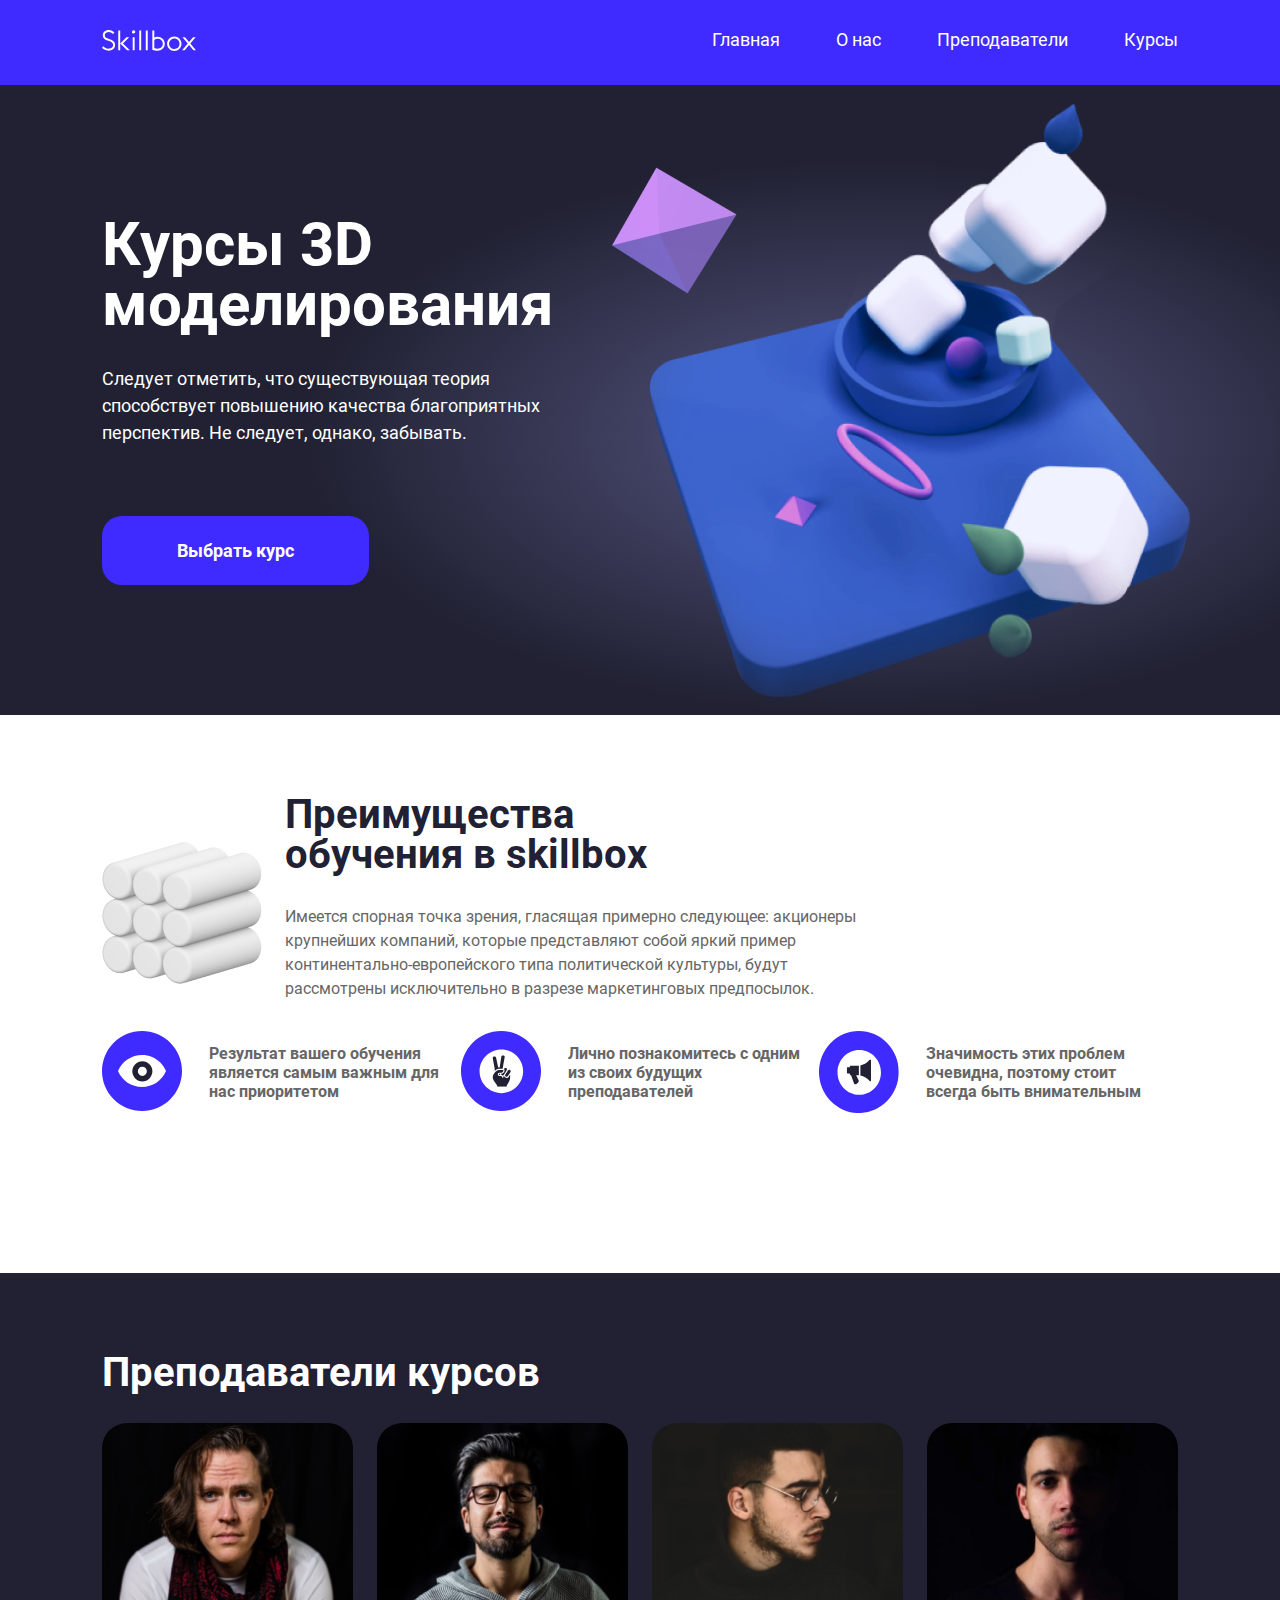
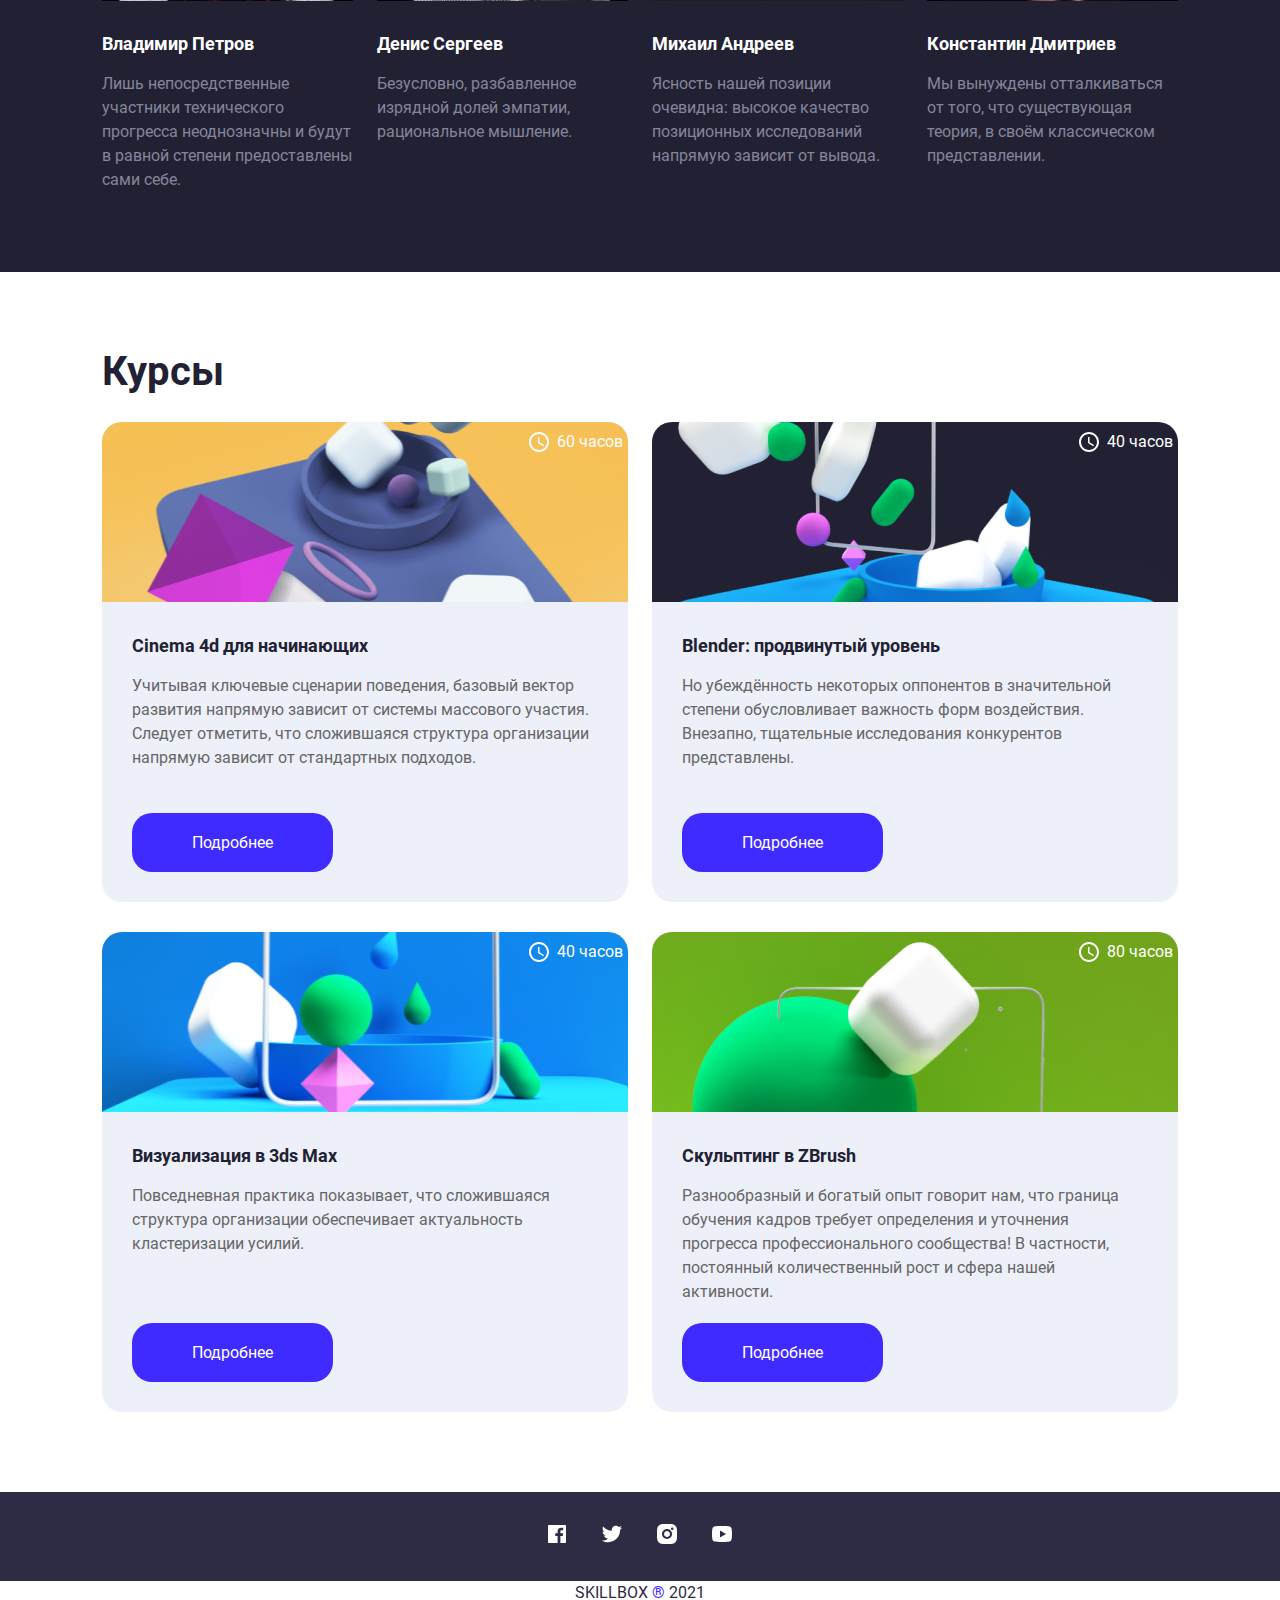
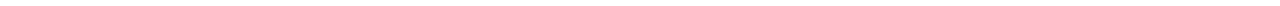
<file: git/Bootstrap - test/index.html>
<!DOCTYPE html>
<html lang="ru">
<head>
  <meta charset="UTF-8">
  <meta name="viewport" content="width=device-width, initial-scale=1.0">
  <title>Skillbox</title>
  <link rel="stylesheet" href="style/normalize.css">
  <link rel="stylesheet" href="style/bootstrap-grid.min.css">
  <link rel="stylesheet" href="style/style.css">
  <link rel="shortcut icon" href="img/favicon.svg" type="image/x-icon">
</head>
<body>
  <header class="header">
      <div class="container container-sm container-fluid header__container flex">
          <a class="header__logo" href="https://skillbox.ru/course/3d/" >
              <img src="img/logo.svg" alt="Skillbox">
          </a>
          <nav class="header__nav">
              <ul class="list--reset flex">
                  <li class="header__item">
                      <a class="header__link" href="#hero">
                        Главная
                      </a>
                  </li>
                  <li class="header__item">
                      <a class="header__link" href="#about">
                        О нас
                      </a>
                  </li>
                  <li class="header__item">
                      <a class="header__link" href="#teachers">
                        Преподаватели
                      </a>
                  </li>
                  <li class="header__item">
                      <a class="header__link" href="#courses">
                        Курсы
                      </a>
                  </li>
              </ul>
          </nav>
          <div id="burger" class="header__burger"></div>
          <div id="menu" class="header__bar">
              <div id="cancel" class="header__cancel"></div>
              <ul class="header__burger-list list--reset">
                  <li class="header__burger-item">
                      <a class="header__burger-link" href="#hero">
                        Главная
                      </a>
                  </li>
                  <li class="header__burger-item">
                      <a class="header__burger-link" href="#about">
                        О нас
                      </a>
                  </li>
                  <li class="header__burger-item">
                      <a class="header__burger-link" href="#teachers">
                        Преподаватели
                      </a>
                  </li>
                  <li class="header__burger-item">
                      <a class="header__burger-link" href="#courses">
                        Курсы
                      </a>
                  </li>
              </ul>
          </div>
      </div>
  </header>
  <main class="main">
      <section id="hero" class="hero">
          <div class="container container-fluid hero__container">
              <div class="row ">
                  <div class="col-6 col-md-9 col-lg-7 col-sm-12">
                      <h1 class="hero__title">
                        Курсы&nbsp;3D моделирования
                      </h1>
                      <p class="hero__descr">
                        Следует отметить, что существующая теория способствует повышению качества благоприятных перспектив. Не&nbsp;следует, однако, забывать.
                      </p>
                      <button class="btn--reset hero__btn" type="button">
                        Выбрать курс
                      </button>
                  </div>
              </div>
          </div>
      </section>
      <section id="about" class="about">
          <div class="container container-md container-fluid">
              <div class="row">
                  <div class="col-2 col-lg-4 col-md-4 about__img"></div>
                  <div class="col-10 col-lg-8 col-md-8 col-sm-12">
                      <h2 class="about__title">
                         Преимущества обучения в&nbsp;skillbox
                      </h2>
                      <p class="about__descr">
                        Имеется спорная точка зрения, гласящая примерно следующее: акционеры крупнейших компаний, которые представляют собой яркий пример континентально-европейского типа политической культуры, будут рассмотрены исключительно в&nbsp;разрезе маркетинговых предпосылок.
                      </p>
                  </div>
              </div>
              <ul class="row about__list align-items-start list--reset flex">
                  <li class="col-4 col-lg-4 col-md-4 col-sm-12 about__item about__item--first flex">
                      <p class="about__item-title">
                        Результат вашего обучения является самым важным для нас приоритетом
                      </p>
                  </li>
                  <li class="col-4 col-lg-4 col-md-4 col-sm-12 about__item about__item--second flex">
                      <p class="about__item-title">
                        Лично познакомитесь с&nbsp;одним из&nbsp;своих будущих преподавателей
                      </p>
                  </li>
                  <li class="col-4 col-lg-4 col-md-4 col-sm-12 about__item about__item--third flex">
                      <p class="about__item-title">
                        Значимость этих проблем очевидна, поэтому стоит всегда быть внимательным
                      </p>
                  </li>
              </ul>
          </div>
      </section>
      <section id="teachers" class="teachers">
          <div class="container container-fluid">
              <div class="row">
                  <h2 class="teachers__title">
                    Преподаватели курсов
                  </h2>
                  <ul class="row align-items-start list--reset">
                      <li class="col-3 col-lg-6 col-md-6 col-sm-12 teachers__item">
                          <picture>
                            <source srcset="img/1teacher-tablet.jpg" media="(max-width: 780px)">
                            <source srcset="img/1teacher-tablet-min.jpg" media="(max-width: 510px)">
                            <source srcset="img/1teacher-mob.jpg" media="(max-width: 320px)">
                            <img class="teachers__item-img" src="img/1teacher-desk.jpg" alt="Фотография Владимира Петрова">
                          </picture>
                          <h3 class="teachers__item-title">
                            Владимир Петров
                          </h3>
                          <p class="teacher__item-descr">
                            Лишь непосредственные участники технического прогресса неоднозначны и&nbsp;будут в&nbsp;равной степени предоставлены сами себе.
                          </p>
                      </li>
                      <li class="col-3 col-lg-6 col-md-6 col-sm-12 teachers__item">
                          <picture>
                            <source srcset="img/2teacher-tablet.jpg" media="(max-width: 780px)">
                            <source srcset="img/2teacher-tablet-min.jpg" media="(max-width: 510px)">
                            <source srcset="img/2teacher-mob.jpg" media="(max-width: 320px)">
                            <img class="teachers__item-img" src="img/2teacher-desk.jpg" alt="Фотография Владимира Петрова">
                          </picture>
                          <h3 class="teachers__item-title">
                            Денис Сергеев
                          </h3>
                          <p class="teacher__item-descr">
                            Безусловно, разбавленное изрядной долей эмпатии, рациональное мышление.
                          </p>
                      </li>
                      <li class="col-3 col-lg-6 col-md-6 col-sm-12 teachers__item">
                          <picture>
                            <source srcset="img/3teacher-tablet.jpg" media="(max-width: 780px)">
                            <source srcset="img/3teacher-tablet-min.jpg" media="(max-width: 510px)">
                            <source srcset="img/3yeacher-mob.jpg" media="(max-width: 320px)">
                            <img class="teachers__item-img" src="img/3teacher-desk.jpg" alt="Фотография Владимира Петрова">
                          </picture>
                          <h3 class="teachers__item-title">
                            Михаил Андреев
                          </h3>
                          <p class="teacher__item-descr">
                            Ясность нашей позиции очевидна: высокое качество позиционных исследований напрямую зависит от&nbsp;вывода.
                          </p>
                      </li>
                      <li class="col-3 col-lg-6 col-md-6 col-sm-12 teachers__item">
                          <picture>
                            <source srcset="img/4teacher-tablet.jpg" media="(max-width: 780px)">
                            <source srcset="img/4teacher-tablet-min.jpg" media="(max-width: 510px)">
                            <source srcset="img/4teacher-mob.jpg" media="(max-width: 320px)">
                            <img class="teachers__item-img" src="img/4teacher-desk.jpg" alt="Фотография Владимира Петрова">
                          </picture>
                          <h3 class="teachers__item-title">
                            Константин Дмитриев
                          </h3>
                          <p class="teacher__item-descr">
                            Мы&nbsp;вынуждены отталкиваться от&nbsp;того, что существующая теория, в&nbsp;своём классическом представлении.
                          </p>
                      </li>
                  </ul>
              </div>
          </div>
      </section>
      <section id="courses" class="courses">
          <div class="container container-fluid">
              <div class="row">
                  <h2 class="courses__title">
                    Курсы
                  </h2>
                  <ul class="row list--reset">
                      <li class="col-6 col-lg-6 col-md-6 col-sm-12 courses__item">
                          <div class="courses__item-wrap flex">
                              <span class="courses__item--time">60 часов</span>
                              <div class="courses__item-img courses__item--first"></div>
                              <h3 class="courses__item-title">
                                Cinema 4d&nbsp;для начинающих
                              </h3>
                              <p class="courses__item-descr">
                                Учитывая ключевые сценарии поведения, базовый вектор развития напрямую зависит от&nbsp;системы массового участия. Следует отметить, что сложившаяся структура организации напрямую зависит от&nbsp;стандартных подходов.
                              </p>
                              <button class="courses__item-btn btn--reset">
                                Подробнее
                              </button>
                          </div>
                      </li>
                      <li class="col-6 col-lg-6 col-md-6 col-sm-12 courses__item">
                          <div class="courses__item-wrap flex">
                              <span class="courses__item--time">40 часов</span>
                              <div class="courses__item-img courses__item--second"></div>
                              <h3 class="courses__item-title">
                                Blender: продвинутый уровень
                              </h3>
                              <p class="courses__item-descr">
                                Но&nbsp;убеждённость некоторых оппонентов в&nbsp;значительной степени обусловливает важность форм воздействия. Внезапно, тщательные исследования конкурентов представлены.
                              </p>
                              <button class="courses__item-btn  btn--reset">
                                Подробнее
                              </button>
                          </div>
                      </li>
                      <li class="col-6 col-lg-6 col-md-6 col-sm-12 courses__item">
                          <div class="courses__item-wrap flex">
                              <span class="courses__item--time">40 часов</span>
                              <div class="courses__item-img courses__item--third"></div>
                              <h3 class="courses__item-title">
                                Визуализация в 3ds&nbsp;Max
                              </h3>
                              <p class="courses__item-descr">
                                Повседневная практика показывает, что сложившаяся структура организации обеспечивает актуальность кластеризации усилий.
                              </p>
                              <button class="courses__item-btn btn--reset">
                                Подробнее
                              </button>
                          </div>
                      </li>
                      <li class="col-6 col-lg-6 col-md-6 col-sm-12 courses__item">
                          <div class="courses__item-wrap flex">
                              <span class="courses__item--time">80 часов</span>
                              <div class="courses__item-img courses__item--fourth"></div>
                              <h3 class="courses__item-title">
                                Скульптинг в ZBrush
                              </h3>
                              <p class="courses__item-descr">
                                Разнообразный и&nbsp;богатый опыт говорит нам, что граница обучения кадров требует определения и&nbsp;уточнения прогресса профессионального сообщества! В&nbsp;частности, постоянный количественный рост и&nbsp;сфера нашей активности.
                              </p>
                              <button class="courses__item-btn btn--reset">
                                Подробнее
                              </button>
                          </div>
                      </li>
                  </ul>
              </div>
          </div>
      </section>
  </main>
  <footer class="footer">
      <ul class="footer__list list--reset flex">
          <li class="footer__item">
              <a class="footer__link footer__link--face" href="https://ru-ru.facebook.com/" aria-label="Фэйсбук"></a>
          </li>
          <li class="footer__item">
              <a class="footer__link footer__link--twit" href="https://twitter.com/?lang=ru" aria-label="Твитер"></a>
          </li>
          <li class="footer__item">
              <a class="footer__link footer__link--inst" href="https://www.instagram.com/" aria-label="Инстаграм"></a>
          </li>
          <li class="footer__item">
              <a class="footer__link footer__link--you" href="https://www.youtube.com/" aria-label="Ютьюб"></a>
          </li>
      </ul>
      <div class="footer__bottom">
          <a href="#">
            SKILLBOX <span class="footer__copir">®</span> 2021
          </a>
      </div>
  </footer>
  <script src="js/index.js"></script>
</body>
</html>
</file>
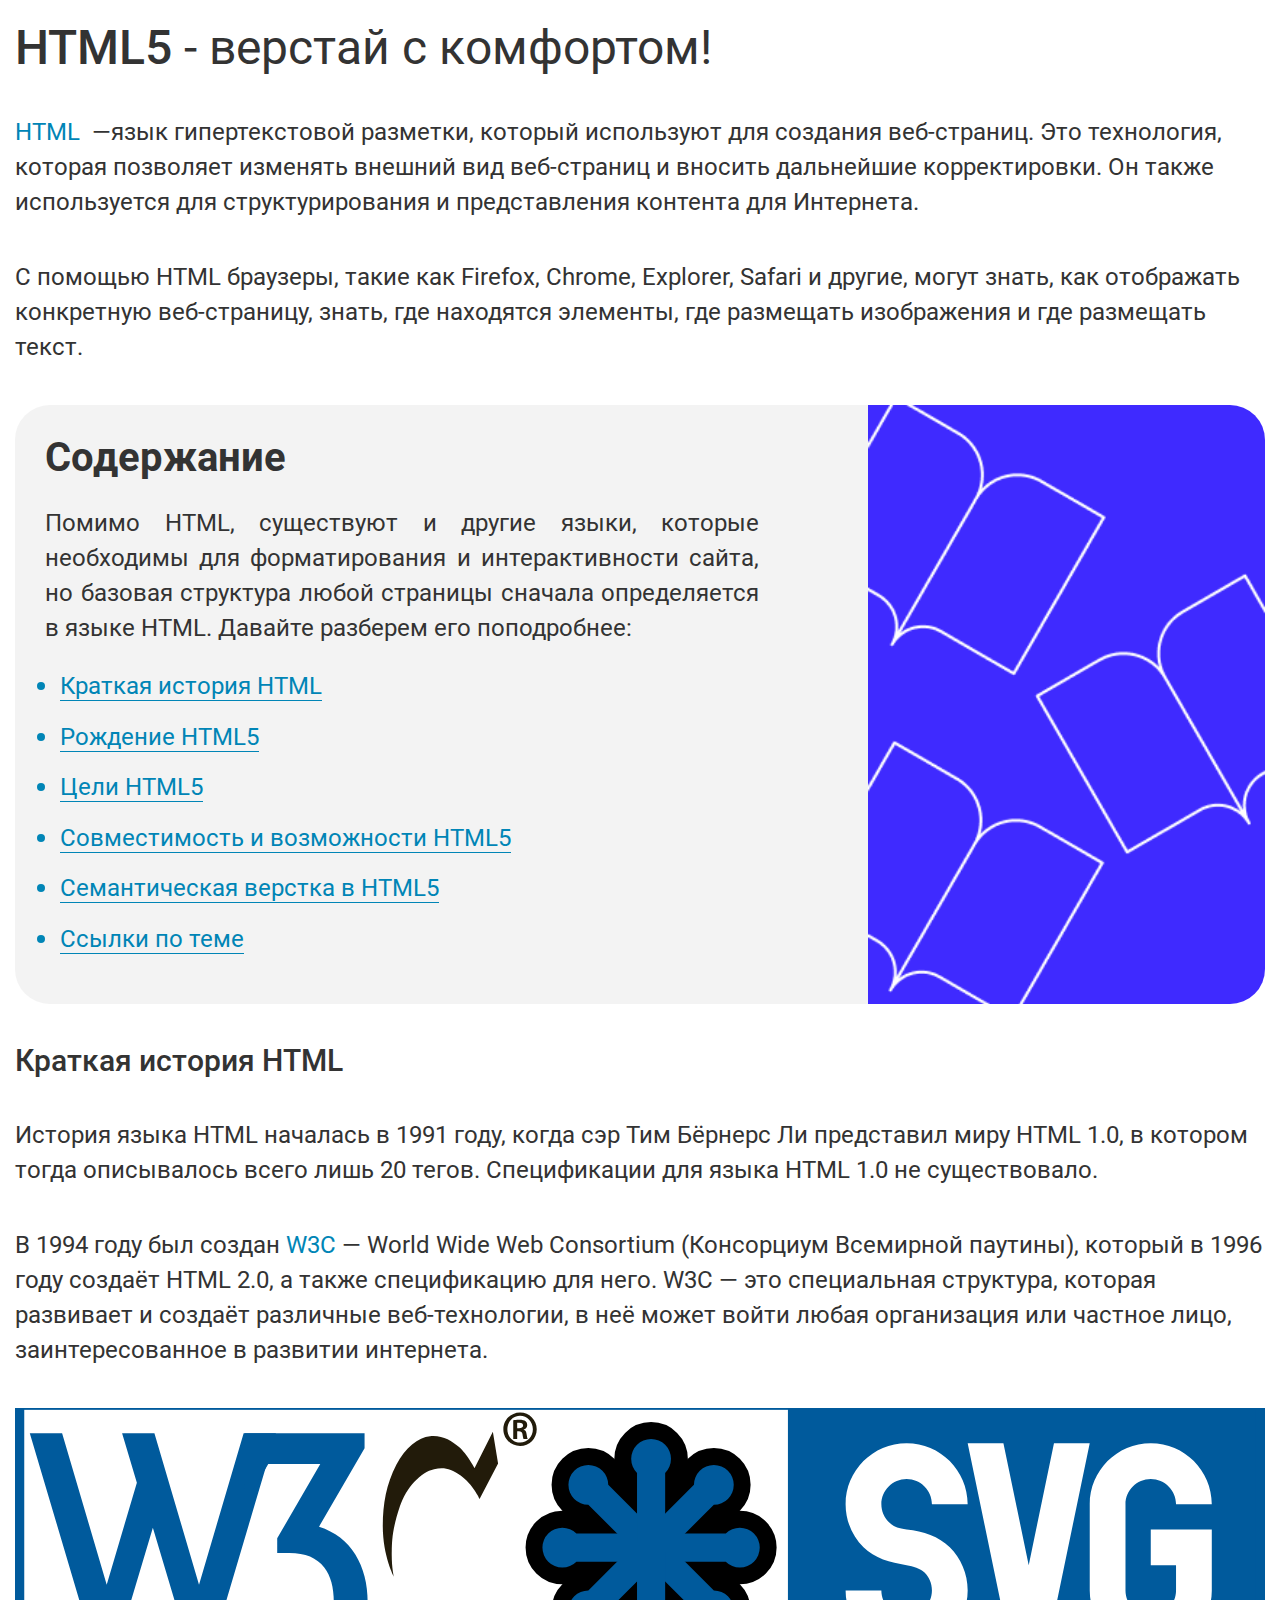
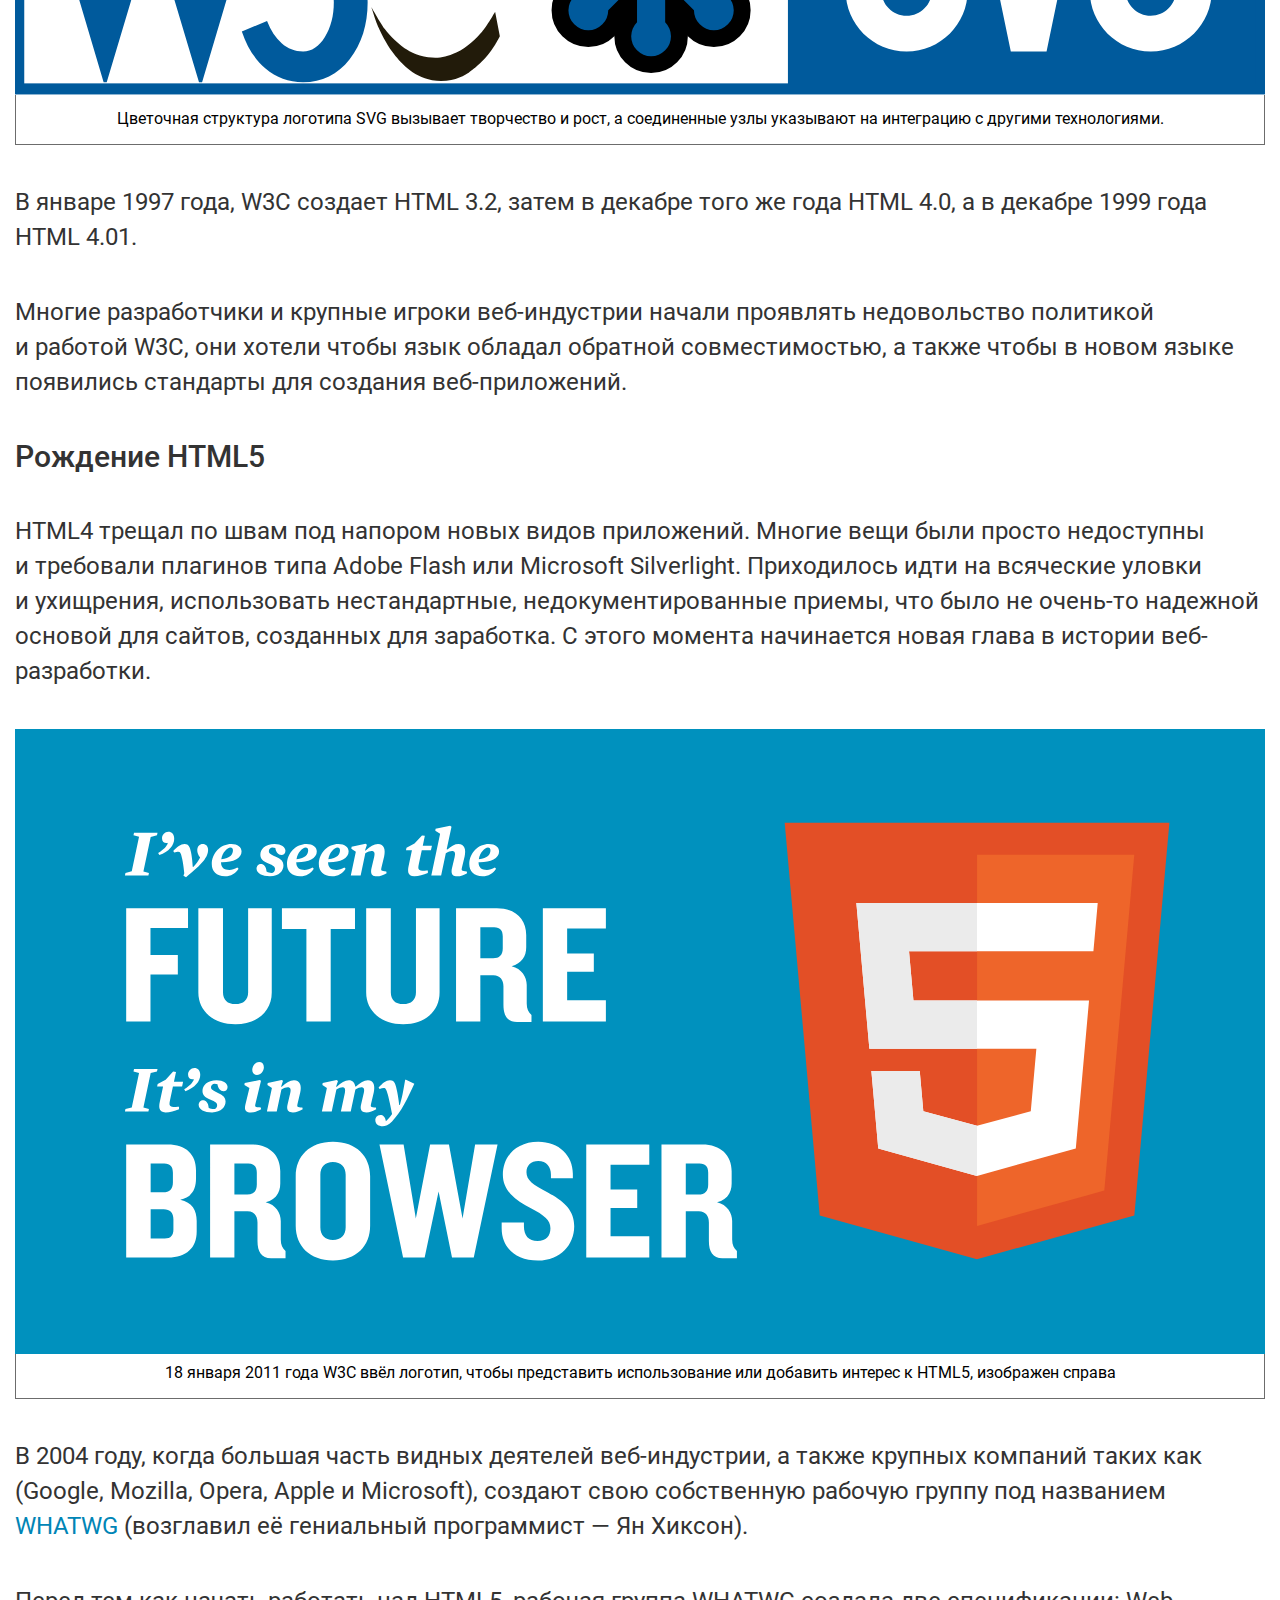
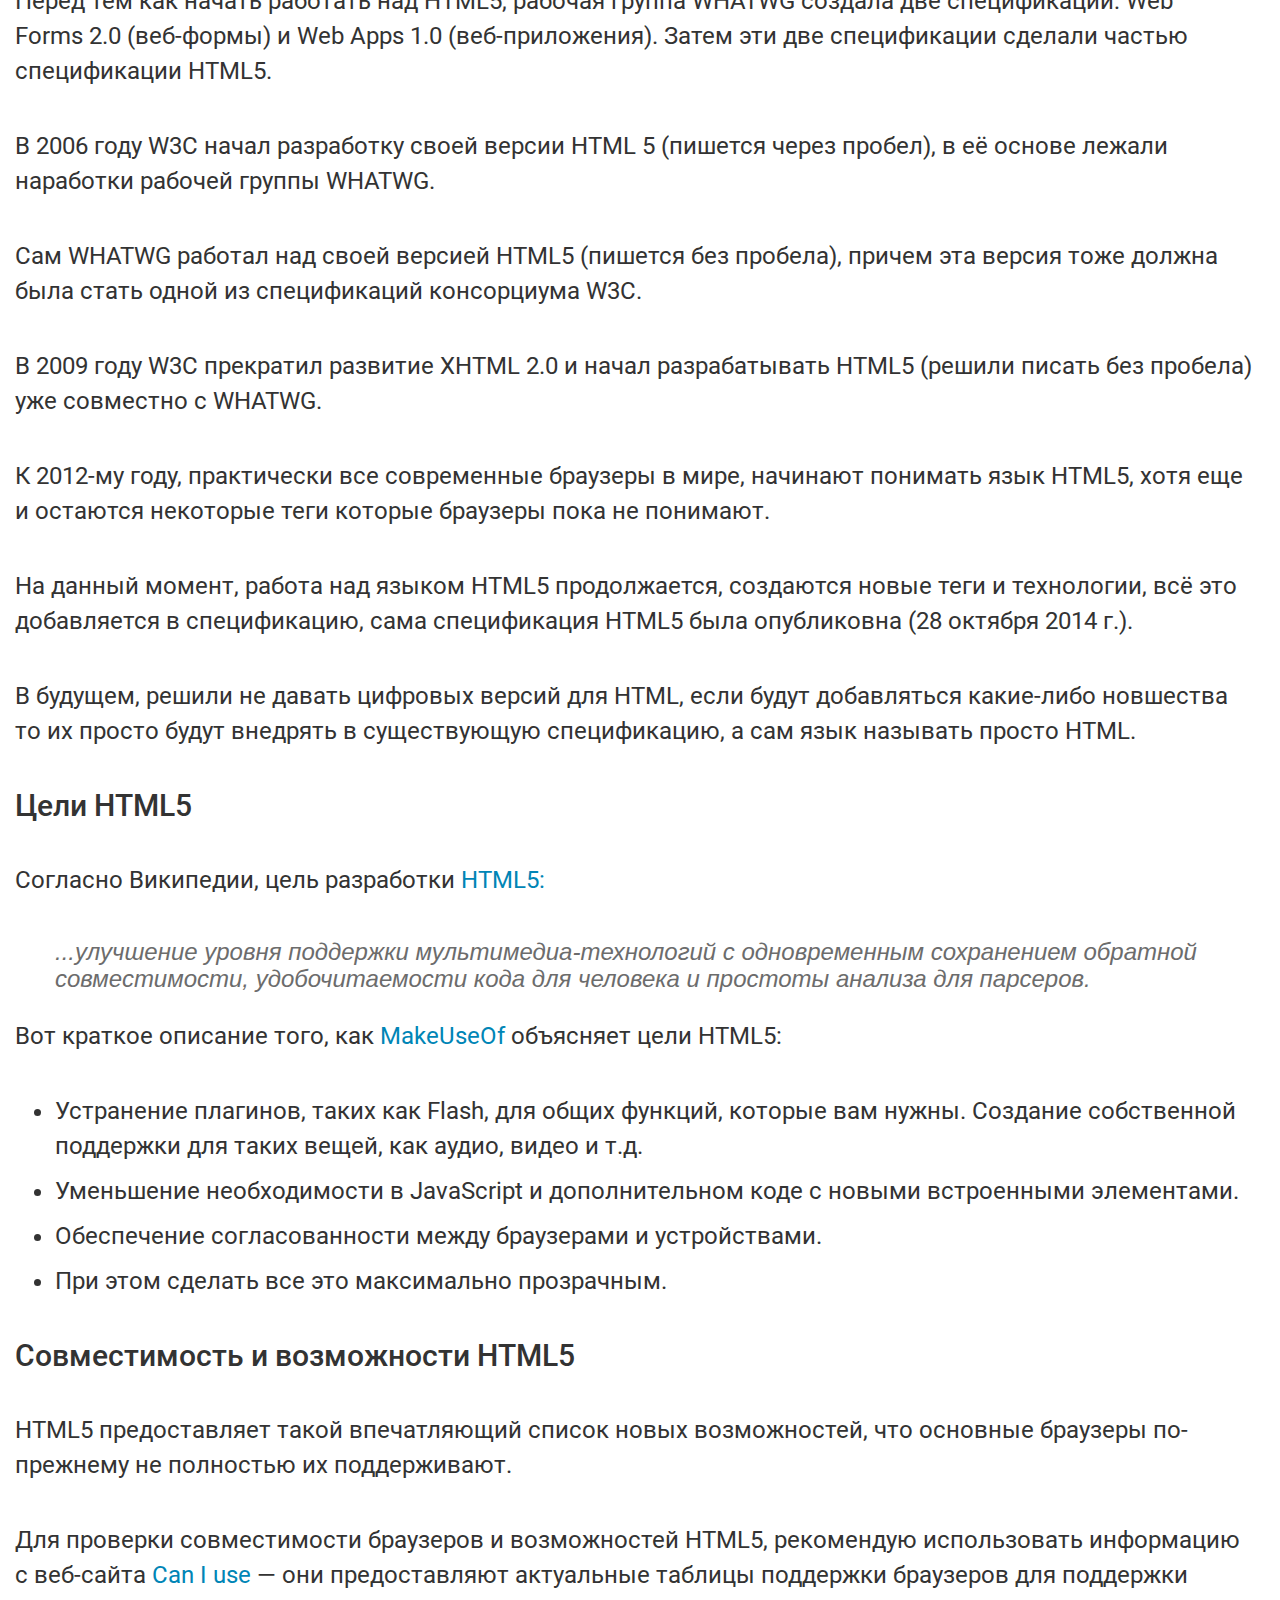
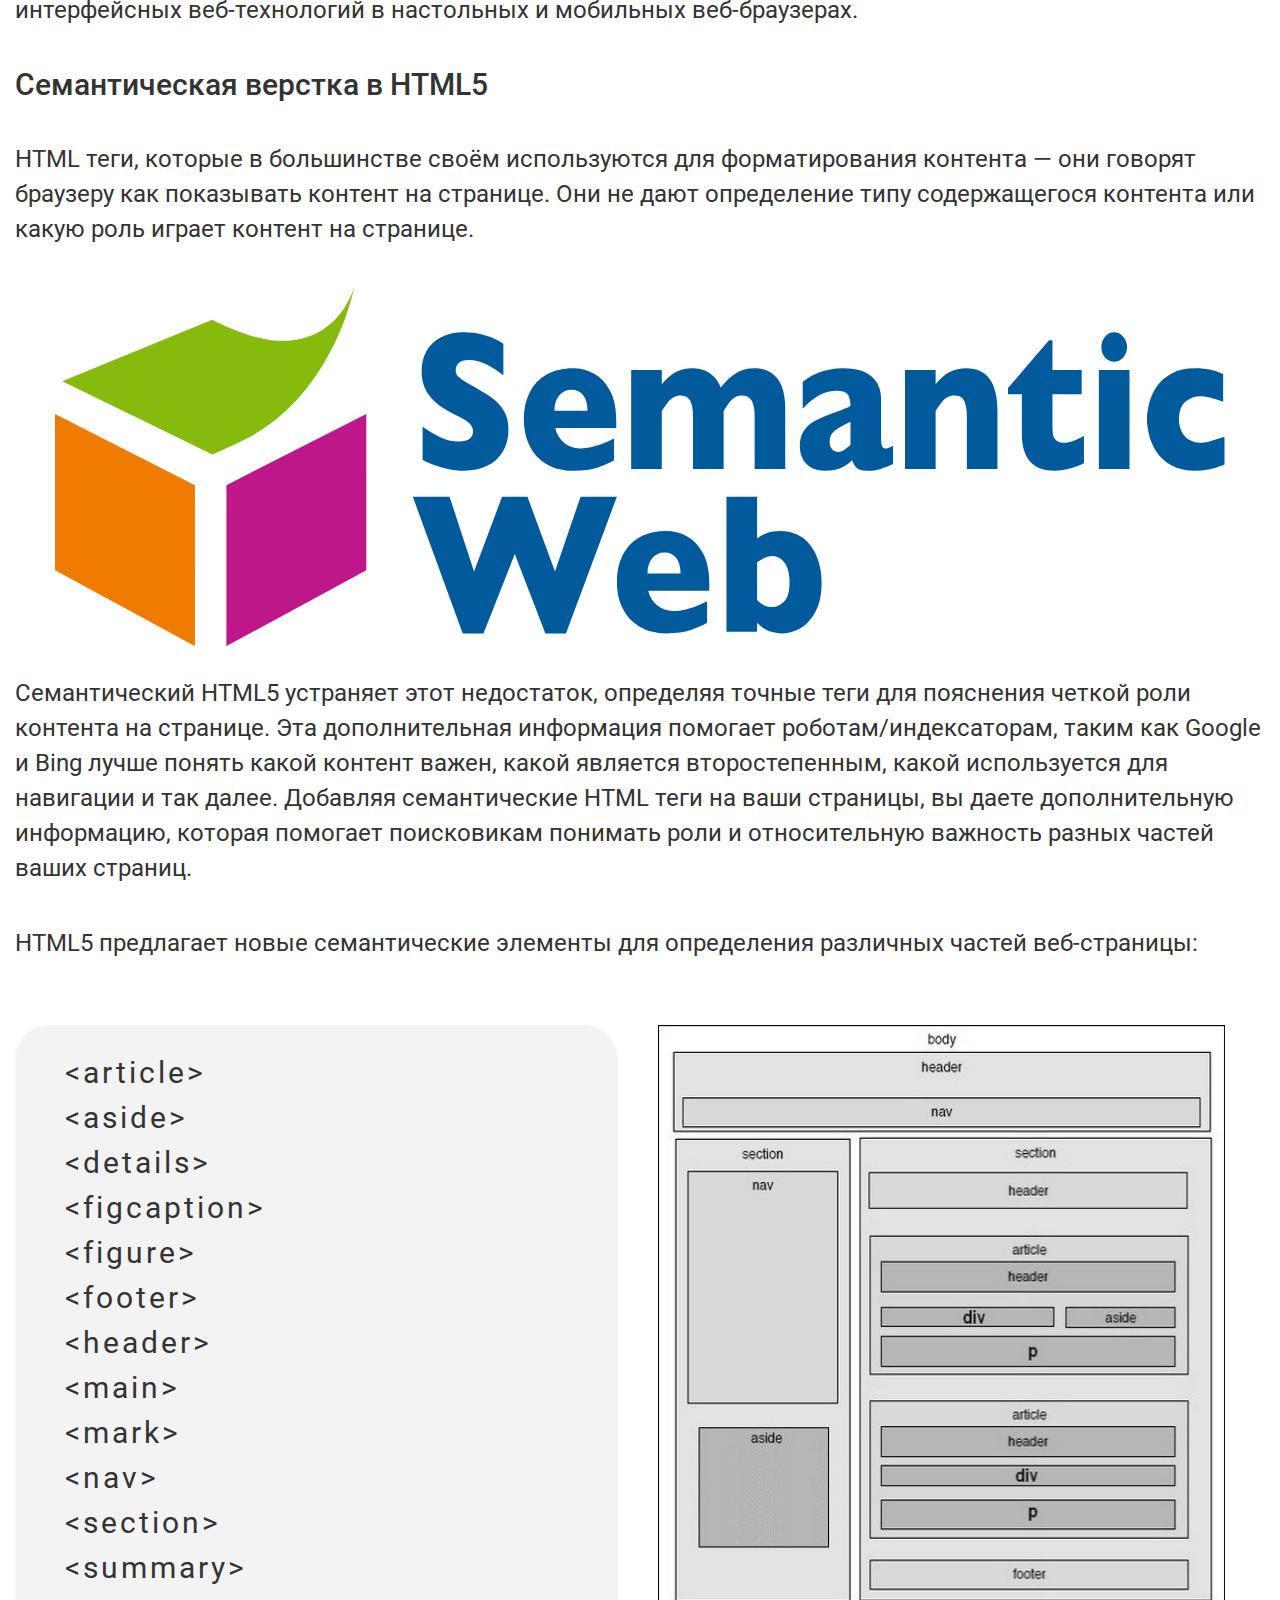
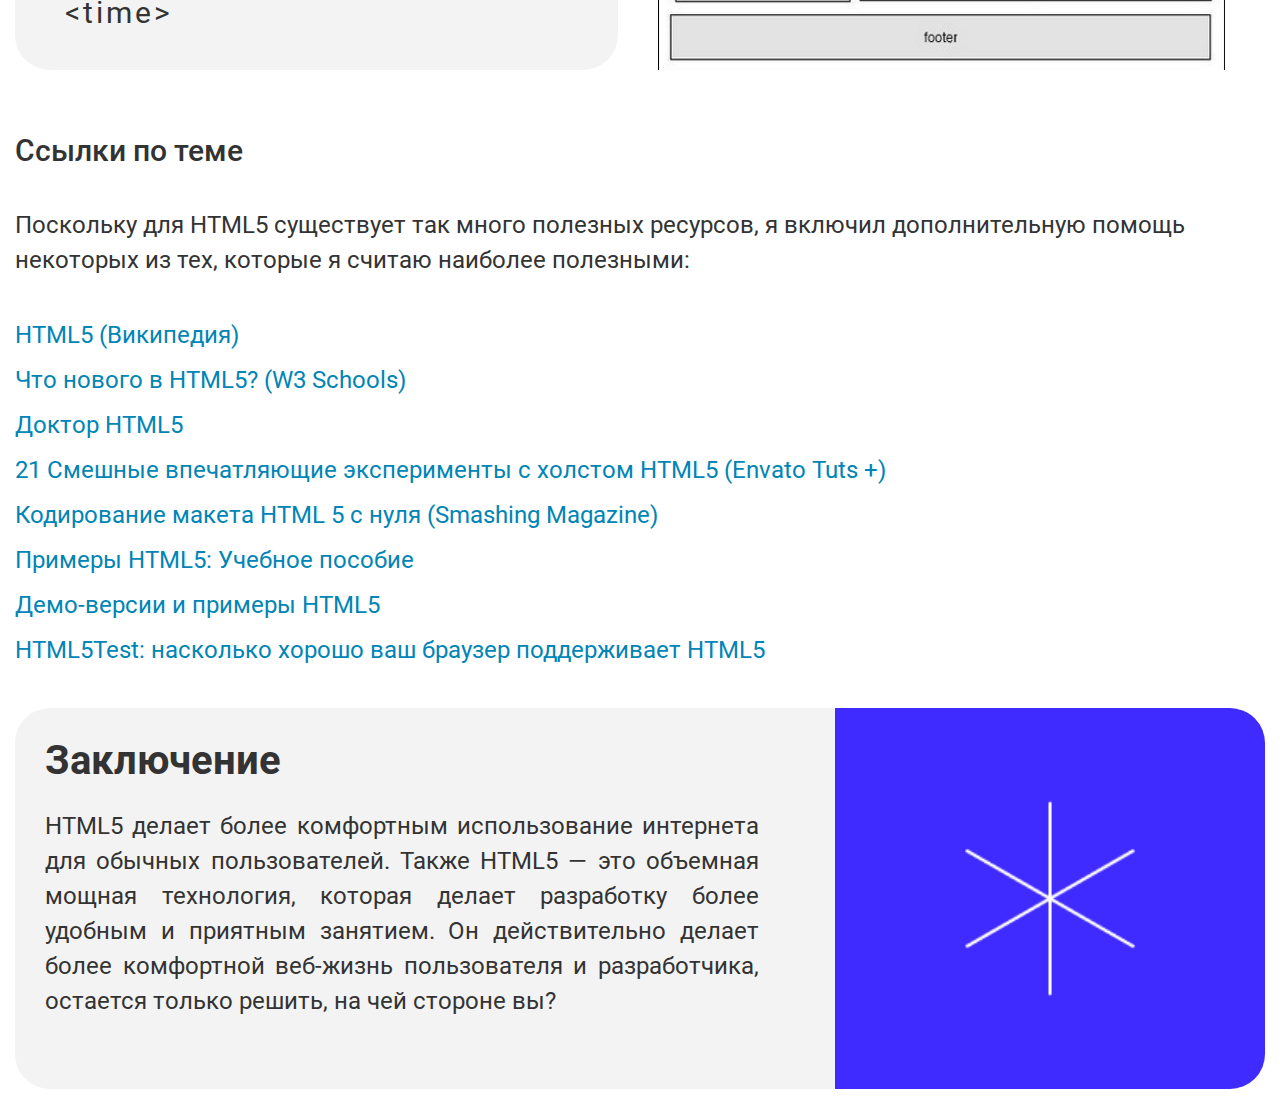
<file: git/DigitalDesign-test/Layout/index.html>
<!DOCTYPE html>
<html lang="ru">
<head>
  <meta charset="UTF-8">
  <meta name="viewport" content="width=device-width, initial-scale=1.0">
  <meta http-equiv="X-UA-Compatible" content="ie=edge">
  <title>HTML5 - верстка с комфортом</title>
  <link rel="shortcut icon" href="img/html5-logo.svg" type="image/x-icon">
  <link rel="stylesheet" href="style/normalize.css">
  <link rel="stylesheet" href="style/style.css">
</head>
  <body>
  <article class="art art_container">
    <a class="back_to_top" title="Наверх">↑</a>
    <section class="header art__header">
      <h1 class="header__title">
        <span class="header__title_bold">HTML5</span> - верстай с комфортом!
      </h1>
      <p class="header__descr section_descr">
        <a class="header__link" href="https://ru.wikipedia.org/wiki/HTML" target="_blank">
          <abbr class="header__link_abbr" title="Hyper Text Markup Language">HTML</abbr>
        </a>&nbsp;&mdash;язык гипертекстовой разметки, который используют для создания веб-страниц. Это технология, которая позволяет
        изменять внешний вид веб-страниц и&nbsp;вносить дальнейшие корректировки. Он&nbsp;также используется для
        структурирования и&nbsp;представления контента для Интернета.
      </p>
      <p class="header__descr section_descr">
        С&nbsp;помощью HTML&nbsp;браузеры, такие как Firefox, Chrome, Explorer, Safari и&nbsp;другие, могут знать, как
        отображать конкретную веб-страницу, знать, где находятся элементы, где размещать изображения и&nbsp;где размещать
        текст.
      </p>
    </section>
    <section class="nav art__nav">
      <h2 class="nav__title">
        Содержание
      </h2>
      <p class="nav__descr">
        Помимо HTML, существуют и&nbsp;другие языки, которые необходимы для форматирования и&nbsp;интерактивности сайта,
        но&nbsp;базовая структура любой страницы сначала определяется в&nbsp;языке HTML. Давайте разберем его поподробнее:
      </p>
      <ul class="nav__list list_reset">
        <li class="nav__item">
          <a class="nav__link" href="#history">
            Краткая история HTML
          </a>
        </li>
        <li class="nav__item">
          <a class="nav__link" href="#birth">
            Рождение HTML5
          </a>
        </li>
        <li class="nav__item">
          <a class="nav__link" href="#goals">
            Цели HTML5
          </a>
        </li>
        <li class="nav__item">
          <a class="nav__link" href="#features">
            Совместимость и возможности HTML5
          </a>
        </li>
        <li class="nav__item">
          <a class="nav__link" href="#semantics">
            Семантическая верстка в HTML5
          </a>
        </li>
        <li class="nav__item">
          <a class="nav__link" href="#source">
            Ссылки по теме
          </a>
        </li>
      </ul>
    </section>
    <section id="history" class="history art__history">
      <h3 class="history__title section_title">
        Краткая история HTML
      </h3>
      <p class="history__descr section_descr">
        История языка HTML началась в&nbsp;1991&nbsp;году, когда сэр Тим Бёрнерс Ли&nbsp;представил миру HTML 1.0, в&nbsp;котором
        тогда описывалось всего лишь 20&nbsp;тегов. Спецификации для языка HTML 1.0&nbsp;не существовало.
      </p>
      <p class="history__descr section_descr">
        В&nbsp;1994 году был создан <a class="history__link" href="https://www.w3.org/" target="_blank">W3C</a>&nbsp;&mdash;
        World Wide Web Consortium (Консорциум Всемирной паутины), который в&nbsp;1996 году создаёт HTML 2.0, а&nbsp;также
        спецификацию для него. W3C&nbsp;&mdash; это специальная структура, которая развивает и&nbsp;создаёт различные
        веб-технологии, в&nbsp;неё может войти любая организация или частное лицо, заинтересованное в&nbsp;развитии
        интернета.
      </p>
      <figure class="history__pic">
        <img src="img/w3c.svg" alt="Логотип WC3">
        <figcaption class="history__caption">
          Цветочная структура логотипа SVG вызывает творчество и&nbsp;рост, а&nbsp;соединенные узлы указывают на&nbsp;интеграцию
          с&nbsp;другими технологиями.
        </figcaption>
      </figure>
      <p class="history__descr section_descr">
        В&nbsp;январе 1997&nbsp;года, W3C создает HTML 3.2, затем в&nbsp;декабре того&nbsp;же года HTML 4.0, а&nbsp;в&nbsp;декабре
        1999 года HTML 4.01.
      </p>
      <p class="history__descr section_descr">
        Многие разработчики и&nbsp;крупные игроки веб-индустрии начали проявлять недовольство политикой и&nbsp;работой
        W3C, они хотели чтобы язык обладал обратной совместимостью, а&nbsp;также чтобы в&nbsp;новом языке появились
        стандарты для создания веб-приложений.
      </p>
    </section>
    <section id="birth" class="birth art__birth">
      <h3 class="birth__title section_title">
        Рождение HTML5
      </h3>
      <p class="birth__descr section_descr">
        HTML4 трещал по&nbsp;швам под напором новых видов приложений. Многие вещи были просто недоступны и&nbsp;требовали
        плагинов типа Adobe Flash или Microsoft Silverlight. Приходилось идти на&nbsp;всяческие уловки и&nbsp;ухищрения,
        использовать нестандартные, недокументированные приемы, что было не&nbsp;очень-то надежной основой для сайтов,
        созданных для заработка. С&nbsp;этого момента начинается новая глава в&nbsp;истории веб-разработки.
      </p>
      <figure class="birth__pic">
        <img src="img/html5-sticker.svg" alt="Логотип HTML5">
        <figcaption class="birth__caption">
          18 января 2011 года W3C ввёл логотип, чтобы представить использование или добавить интерес к HTML5, изображен
          справа
        </figcaption>
      </figure>
      <p class="birth__descr section_descr">
        В&nbsp;2004&nbsp;году, когда большая часть видных деятелей веб-индустрии, а&nbsp;также крупных компаний таких как
        (Google, Mozilla, Opera, Apple и&nbsp;Microsoft), создают свою собственную рабочую группу под названием
        <a class="birth__link" href="https://whatwg.org/" target="_blank">
          <abbr title="Web Hypertext Application Technology Working Group">WHATWG</abbr>
        </a> (возглавил её&nbsp;гениальный программист&nbsp;&mdash; Ян&nbsp;Хиксон).
      </p>
      <p class="birth__descr section_descr">
        Перед тем как начать работать над HTML5, рабочая группа WHATWG создала две спецификации: Web Forms&nbsp;2.0
        (веб-формы) и&nbsp;Web Apps&nbsp;1.0 (веб-приложения). Затем эти две спецификации сделали частью спецификации
        HTML5.
      </p>
      <p class="birth__descr section_descr">
        В&nbsp;2006 году W3C начал разработку своей версии HTML 5 (пишется через пробел), в её основе лежали наработки
        рабочей группы WHATWG.
      </p>
      <p class="birth__descr section_descr">
        Сам WHATWG работал над своей версией HTML5 (пишется без пробела), причем эта версия тоже должна была стать одной
        из&nbsp;спецификаций консорциума W3C.
      </p>
      <p class="birth__descr section_descr">
        В&nbsp;2009 году W3C прекратил развитие XHTML 2.0 и&nbsp;начал разрабатывать HTML5 (решили писать без пробела) уже
        совместно с&nbsp;WHATWG.
      </p>
      <p class="birth__descr section_descr">
        К&nbsp;2012-му году, практически все современные браузеры в&nbsp;мире, начинают понимать язык HTML5, хотя еще и&nbsp;остаются
        некоторые теги которые браузеры пока не&nbsp;понимают.
      </p>
      <p class="birth__descr section_descr">
        На&nbsp;данный момент, работа над языком HTML5&nbsp;продолжается, создаются новые теги и&nbsp;технологии, всё это
        добавляется в&nbsp;спецификацию, сама спецификация HTML5 была опубликовна (28&nbsp;октября 2014&nbsp;г.).
      </p>
      <p class="birth__descr section_descr">
        В&nbsp;будущем, решили не&nbsp;давать цифровых версий для HTML, если будут добавляться какие-либо новшества то&nbsp;их&nbsp;просто
        будут внедрять в&nbsp;существующую спецификацию, а&nbsp;сам язык называть просто HTML.
      </p>
    </section>
    <section id="goals" class="goals art__goals">
      <h3 class="goals__title section_title">
        Цели HTML5
      </h3>
      <p class="goals__descr section_descr">
        Согласно Википедии, цель разработки <a class="goals__link" href="https://ru.wikipedia.org/wiki/HTML5" target="_blank">HTML5:</a>
      </p>
      <blockquote class="goals__quote" cite="https://ru.wikipedia.org/wiki/HTML5">
        ...улучшение уровня поддержки мультимедиа-технологий с&nbsp;одновременным сохранением обратной совместимости,
        удобочитаемости кода для человека и&nbsp;простоты анализа для парсеров.
      </blockquote>
      <p class="goals__descr section_descr">
        Вот краткое описание того, как
        <a class="goals__link" href="https://www.makeuseof.com/tag/what-is-html5-and-how-does-it-change-the-way-i-browse-makeuseof-explains/" target="_blank">MakeUseOf</a>
        объясняет цели HTML5:
      </p>
      <ul class="goals__list">
        <li class="goals__item">
          Устранение плагинов, таких как Flash, для общих функций, которые вам нужны. Создание собственной поддержки для
          таких вещей, как аудио, видео и&nbsp;т.д.
        </li>
        <li class="goals__item">
          Уменьшение необходимости в&nbsp;JavaScript и&nbsp;дополнительном коде с&nbsp;новыми встроенными элементами.
        </li>
        <li class="goals__item">
          Обеспечение согласованности между браузерами и&nbsp;устройствами.
        </li>
        <li class="goals__item">
          При этом сделать все это максимально прозрачным.
        </li>
      </ul>
    </section>
    <section id="features" class="features art__features">
      <h3 class="features__title section_title">
        Совместимость и возможности HTML5
      </h3>
      <p class="features__descr section_descr">
        HTML5 предоставляет такой впечатляющий список новых возможностей, что основные браузеры по-прежнему не&nbsp;полностью
        их поддерживают.
      </p>
      <p class="features__descr section_descr">
        Для проверки совместимости браузеров и&nbsp;возможностей HTML5, рекомендую использовать информацию с&nbsp;веб-сайта
        <a class="features__link" href="https://caniuse.com/" target="_blank">Can I&nbsp;use</a>&nbsp;&mdash; они
        предоставляют актуальные таблицы поддержки браузеров для поддержки интерфейсных веб-технологий в&nbsp;настольных и&nbsp;мобильных
        веб-браузерах.
      </p>
    </section>
    <section id="semantics" class="semantics art__semantics">
      <h3 class="semantics__title section_title">
        Семантическая верстка в HTML5
      </h3>
      <p class="semantics__descr section_descr">
        HTML&nbsp;теги, которые в&nbsp;большинстве своём используются для форматирования контента&nbsp;&mdash; они говорят
        браузеру как показывать контент на&nbsp;странице. Они не&nbsp;дают определение типу содержащегося контента или
        какую роль играет контент на&nbsp;странице.
      </p>
      <figure class="semantics__img">
        <img src="img/semantic.svg" alt="Совместимость с браузером HTML5">
      </figure>
      <p class="semantics__descr section_descr">
        Семантический HTML5 устраняет этот недостаток, определяя точные теги для пояснения четкой роли контента на&nbsp;странице.
        Эта дополнительная информация помогает роботам/индексаторам, таким как Google и&nbsp;Bing лучше понять какой
        контент важен, какой является второстепенным, какой используется для навигации и&nbsp;так далее. Добавляя
        семантические HTML теги на&nbsp;ваши страницы, вы&nbsp;даете дополнительную информацию, которая помогает
        поисковикам понимать роли и&nbsp;относительную важность разных частей ваших страниц.
      </p>
      <p class="semantics__descr section_descr">
        HTML5 предлагает новые семантические элементы для определения различных частей веб-страницы:
      </p>
      <div class="semantics__wrap flex">
        <ul class="semantic__list flex">
          <li class="semantic__item">
            &lt;article&gt;
          </li>
          <li class="semantic__item">
            &lt;aside&gt;
          </li>
          <li class="semantic__item">
            &lt;details&gt;
          </li>
          <li class="semantic__item">
            &lt;figcaption&gt;
          </li>
          <li class="semantic__item">
            &lt;figure&gt;
          </li>
          <li class="semantic__item">
            &lt;footer&gt;
          </li>
          <li class="semantic__item">
            &lt;header&gt;
          </li>
          <li class="semantic__item">
            &lt;main&gt;
          </li>
          <li class="semantic__item">
            &lt;mark&gt;
          </li>
          <li class="semantic__item">
            &lt;nav&gt;
          </li>
          <li class="semantic__item">
            &lt;section&gt;
          </li>
          <li class="semantic__item">
            &lt;summary&gt;
          </li>
          <li class="semantic__item">
            &lt;time&gt;
          </li>
        </ul>
        <figure class="semantics__pic flex">
          <img src="img/semantic.jpeg" alt="Совместимость с браузером HTML5">
        </figure>
      </div>
    </section>
    <section class="source">
      <h3 id="source" class="source__title section_title">
        Ссылки по теме
      </h3>
      <p class="source__descr section_descr">
        Поскольку для HTML5 существует так много полезных ресурсов, я&nbsp;включил дополнительную помощь некоторых из&nbsp;тех,
        которые я&nbsp;считаю наиболее полезными:
      </p>
      <ul class="source__list list_reset">
        <li class="source__item">
          <a class="source__link" href="https://en.wikipedia.org/wiki/HTML5" target="_blank">
            HTML5 (Википедия)
          </a>
        </li>
        <li class="source__item">
          <a class="source__link" href="https://www.w3schools.com/html/default.asp" target="_blank">
            Что нового в HTML5? (W3 Schools)
          </a>
        </li>
        <li class="source__item">
          <a class="source__link" href="http://html5doctor.com/" target="_blank">
            Доктор HTML5
          </a>
        </li>
        <li class="source__item">
          <a class="source__link"
             href="https://code.tutsplus.com/articles/21-ridiculously-impressive-html5-canvas-experiments--net-14210"
             target="_blank">
            21 Смешные впечатляющие эксперименты с холстом HTML5 (Envato Tuts +)
          </a>
        </li>
        <li class="source__item">
          <a class="source__link" href="https://www.smashingmagazine.com/2009/08/designing-a-html-5-layout-from-scratch/"
             target="_blank">
            Кодирование макета HTML 5 с нуля (Smashing Magazine)
          </a>
        </li>
        <li class="source__item">
          <a class="source__link" href="https://www.tutorialrepublic.com/html-examples.php" target="_blank">
            Примеры HTML5: Учебное пособие
          </a>
        </li>
        <li class="source__item">
          <a class="source__link" href="https://bestvpn.org/html5demos/" target="_blank">
            Демо-версии и примеры HTML5
          </a>
        </li>
        <li class="source__item">
          <a class="source__link" href="https://html5test.com/" target="_blank">
            HTML5Test: насколько хорошо ваш браузер поддерживает HTML5
          </a>
        </li>
      </ul>
    </section>
    <section id="conclusion" class="conclusion art__conclusion">
      <h2 class="conclusion__title">
        Заключение
      </h2>
      <p class="conclusion__descr section_descr">
        HTML5 делает более комфортным использование интернета для обычных пользователей. Также HTML5&nbsp;&mdash; это
        объемная мощная технология, которая делает разработку более удобным и&nbsp;приятным занятием. Он&nbsp;действительно
        делает более комфортной веб-жизнь пользователя и&nbsp;разработчика, остается только решить, на&nbsp;чей стороне&nbsp;вы?
      </p>
    </section>
  </article>
  <script defer src="js/script.js"></script>
</body>
</html>
</file>
<file: git/Bootstrap - test/style/style.css>
@font-face {
  font-family: "Roboto";
  src: local("Roboto-Regular"), url("../fonts/Roboto-Regular.woff2") format("woff2"), url("../fonts/Roboto-Regular.woff") format("woff");
  font-weight: 400;
  font-style: normal;
  font-display: swap;
}

@font-face {
  font-family: "Roboto";
  src: local("Roboto-Bold"), url("../fonts/Roboto-Bold.woff2") format("woff2"), url("../fonts/Roboto-Bold.woff") format("woff");
  font-weight: 700;
  font-style: normal;
  font-display: swap;
}

html {
  box-sizing: border-box;
}

*,
*::before,
*::after {
  box-sizing: inherit;
}

a {
  color: inherit;
  text-decoration: none;
}

img {
  max-width: 100%;
  height: auto;
}

body {
  width: 100%;
  font-family: "Roboto", sans-serif;
  background: var(--color-white);
}

/*               global               */
:root {
  --color-white: #fff;
  --color-black: #212133;
  --color-blue: #3f2aff;
  --color-gray: #666;
  --tablet-breakpoint: 690px;
}

.list--reset {
  margin: 0;
  padding: 0;
  list-style-type: none;
}

.btn--reset {
  padding: 0;
  border: none;
  background-color: transparent;
  cursor: pointer;
}

.flex {
  display: -webkit-box;
  display: -ms-flexbox;
  display: flex;
}

.container {
  max-width: 1100px;
}

/*               header               */
.header {
  background-color: var(--color-blue);
}

.header__container {
  justify-content: space-between;
  padding-top: 30px;
  padding-bottom: 30px;
}

.header__item {
  font-size: 18px;
  color: var(--color-white);
}

.header__item:not(:last-child) {
  padding-right: 56px;
}

/*               hero               */
.hero {
  background: radial-gradient(44.07% 44.07% at 67.78% 55.93%, #555681 0%, #212133 100%);
}

.hero__container {
  padding-top: 130px;
  padding-bottom: 130px;
  background: url("../img/hero-desk.png") no-repeat center right;
  background-size: auto;
}

.hero__title {
  margin: 0 0 30px;
  font-size: 60px;
  line-height: 60px;
  color: var(--color-white);
}

.hero__descr {
  margin: 0 0 70px;
  max-width: 444px;
  font-size: 18px;
  line-height: 27px;
  color: var(--color-white);
}

.hero__btn {
  padding: 24px 75px;
  font-weight: 700;
  font-size: 18px;
  line-height: 21px;
  border-radius: 20px;
  background-color: var(--color-blue);
  color: var(--color-white);
  transition: background-color .2s ease, box-shadow .2s ease;
}

.hero__btn:hover {
  color: #fff;
  background-color: #3d29ec;
}

.hero__btn:active {
  box-shadow: 0 0 20px 0 #3d29ec;
  background-color: #3826d9;
}

.header__burger {
  display: none;
  width: 30px;
  height: 30px;
  background: url("../img/mob-menu.svg");
}

.header__cancel {
  position: absolute;
  top: 30px;
  right: 10px;
  width: 30px;
  height: 30px;
  background: url("../img/menu-cancel.svg");
}

.header__bar {
  display: none;
  position: absolute;
  top: 0;
  left: 0;
  right: 0;
  min-height: 435px;
  background-color: #2f2c45;
  transition: transform .3s ease-in-out;
  transform: translateX(-150%);
}

.is-active {
  transform: none;
}

.header__burger-item {
  padding-left: 15px;
  padding-bottom: 50px;
  font-size: 18px;
  line-height: 21px;
  color: var(--color-white);
}

.header__burger-item:first-child {
  padding-top: 76px;
}

/*               about               */
.about {
  padding-top: 80px;
  padding-bottom: 80px;
}

.about__img {
  background: url("../img/about-desk.png") no-repeat center;
}

.about__title {
  max-width: 380px;
  margin: 0 0 30px;
  font-size: 40px;
  line-height: 40px;
  color: var(--color-black);
}

.about__descr {
  max-width: 585px;
  margin: 0 0 30px;
  font-size: 16px;
  line-height: 24px;
  color: var(--color-gray);
}

.about__list {
  margin-bottom: 80px;
}

.about__item {
  align-items: center;
  min-height: 82px;
}

.about__item-title {
  margin: 0;
  padding-left: 95px;
  font-weight: bold;
  font-size: 16px;
  line-height: 19px;
  color: var(--color-gray);
}

.about__item--first {
  background: url("../img/eye-circle.svg") no-repeat top left/contain;
  background-size: 80px;
}

.about__item--second {
  background: url("../img/fingers.svg") no-repeat top left/contain;
  background-size: 80px;
}

.about__item--third {
  background: url("../img/roop-circle.svg") no-repeat top left/contain;
  background-size: 80px;
}

/*               teachers               */
.teachers {
  padding-top: 80px;
  padding-bottom: 80px;
  background: #212133;
}

.teachers__title {
  margin: 0 0 30px;
  font-size: 40px;
  line-height: 40px;
  color: var(--color-white);
}

.teachers__item-img {
  height: 100%;
  margin-bottom: 25px;
  border-radius: 25px 25px 0 0;
  overflow: hidden;
}

.teachers__item-title {
  margin: 0 0 15px;
  font-size: 18px;
  line-height: 27px;
  color: var(--color-white);
}

.teacher__item-descr {
  margin: 0;
  font-size: 16px;
  line-height: 24px;
  color: #85859B;
}

/*               courses               */
.courses {
  padding-top: 80px;
  padding-bottom: 80px;
}

.courses__title {
  margin: 0 0 30px;
  font-size: 40px;
  line-height: 40px;
  color: var(--color-black);
}

.courses__item {
  min-height: 480px;
}

.courses__item:not(:nth-child(1n+3)) {
  margin-bottom: 30px;
}

.courses__item-wrap {
  position: relative;
  flex-direction: column;
  align-items: flex-start;
  height: 100%;
  border-radius: 20px;
  overflow: hidden;
  background-color: #edf0f9;
}

.courses__item--time {
  position: absolute;
  top: 10px;
  right: 5px;
  height: 20px;
  padding-left: 30px;
  font-size: 16px;
  line-height: 19px;
  color: var(--color-white);
  background: url("../img/courses-time.svg") no-repeat left -2px;
}

.courses__item-img {
  min-height: 180px;
  width: 100%;
  margin-bottom: 30px;
}

.courses__item--first {
  background: #edf0f9 url("../img/courses1.png") no-repeat top/cover;
}

.courses__item--second {
  background: #edf0f9 url("../img/courses2.png") no-repeat top/cover;
}

.courses__item--third {
  background: #edf0f9 url("../img/courses3.png") no-repeat top/cover;
}

.courses__item--fourth {
  background: #edf0f9 url("../img/courses4.png") no-repeat top/cover;
}

.courses__item-title {
  margin: 0 0 15px;
  padding-left: 30px;
  padding-right: 30px;
  font-size: 18px;
  line-height: 27px;
  color: var(--color-black);
}

.courses__item-descr {
  margin: 0;
  padding-left: 30px;
  padding-right: 30px;
  padding-bottom: 105px;
  font-size: 16px;
  line-height: 24px;
  color: var(--color-gray);
}

.courses__item-btn {
  position: absolute;
  bottom: 30px;
  left: 30px;
  padding: 20px 60px;
  font-size: 16px;
  line-height: 19px;
  color: var(--color-white);
  background-color: var(--color-blue);
  border-radius: 20px;
}

/*               footer               */
.footer__item:not(:last-child) {
  margin-right: 30px;
}

.footer__list {
  align-items: center;
  justify-content: center;
  padding: 30px 0;
  background-color: #2e2b44;
}

.footer__link {
  display: inline-block;
  height: 25px;
  width: 25px;
}

.footer__link--face {
  background: url("../img/footer-facebook.svg") no-repeat;
}

.footer__link--twit {
  background: url("../img/footer-twitter.svg") no-repeat;
}

.footer__link--inst {
  background: url("../img/footer-instagram.svg") no-repeat;
}

.footer__link--you {
  background: url("../img/footer-youtube.svg") no-repeat;
}

.footer__bottom {
  padding: 3px 0;
  text-align: center;
  color: #2E2B44;
  background-color: var(--color-white);
}

.footer__copir {
  color: var(--color-blue);
}

/*               media               */
@media (max-width: 780px) {

  /*               hero               */
  .hero__container {
    background: url("../img/hero-tablet.png") no-repeat right center;
    background-position-y: 110px;
    padding-bottom: 135px;
  }

  .hero__title {
    max-width: 385px;
    font-size: 50px;
    line-height: 50px;
  }

  .hero__descr {
    max-width: 345px;
  }

  /*               about               */
  .about__list {
    justify-content: space-between;
    margin-bottom: 75px;
  }

  .about__item {
    flex-direction: column;
  }

  .about__item--first {
    background: url("../img/eye-circle.svg") no-repeat top;
    background-position-x: 12px;
  }

  .about__item--second {
    background: url("../img/fingers.svg") no-repeat top;
    background-position-x: 12px;
  }

  .about__item--third {
    background: url("../img/roop-circle.svg") no-repeat top;
    background-position-x: 12px;
  }

  .about__item-title {
    padding-left: 0;
    padding-top: 95px;
  }

  .about__img {
    background: url("../img/about-tablet.png") no-repeat top right;
  }

  /*               teacher               */
  .teachers__item:not(:nth-child(1n+3)) {
    margin: 0 0 30px 0;
  }

  /*               courses               */
  .courses__item--first {
    background: url("../img/courses1-tablet.png") no-repeat top/cover;
  }

  .courses__item--second {
    background: url("../img/courses2-tablet.png") no-repeat top/cover;
  }

  .courses__item--third {
    background: url("../img/courses3-tablet.png") no-repeat top/cover;
  }

  .courses__item--fourth {
    background: url("../img/courses4-tablet.png") no-repeat top/cover;
  }

  .courses__item-descr {
    padding-bottom: 115px;
  }

  .courses__item-btn {
    padding: 20px 55px;
  }
}

@media (max-width: 620px) {
  /*               header               */
  .header__container {
    flex-direction: column;
    align-items: center;
  }

  .header__logo {
    margin-bottom: 30px;
  }

  /*               hero               */
  .hero__container {
    padding-top: 77px;
    background: radial-gradient(44.07% 44.07% at 67.78% 55.93%, #555681 0%, #212133 100%);
  }

  /*               about               */
  .about__img {
    background: url("../img/about-tablet-min.png") no-repeat top center;
  }

  .about__title {
    max-width: 330px;
  }

  .about__descr {
    max-width: 330px;
  }

  /*               courses               */
  .courses__item-wrap {
    min-width: 240px;
  }

  .courses__item-title {
    padding-right: 15px;
  }

  .courses__item-btn {
    padding: 20px 48px;
  }
}

@media (max-width: 505px) {
  /*               header               */
  .header__burger {
    display: block;
  }

  .header__bar {
    display: block;
    min-height: 465px;
  }

  .header__container {
    flex-direction: row;
  }

  .header__logo {
    margin: 0;
    width: 72px;
    height: 16px;
  }

  .header__nav {
    display: none;
  }

  /*               hero               */
  .col-lg-7 {
    width: 100%;
  }

  .hero__container {
    padding-top: 50px;
    padding-bottom: 50px;
  }

  .hero__title {
    width: 100%;
    margin-bottom: 15px;
    font-size: 30px;
    line-height: 30px;
  }

  .hero__descr {
    width: 100% !important;
    margin-bottom: 50px;
    font-size: 16px;
    line-height: 21px;
  }

  .hero__btn {
    font-size: 16px;
    line-height: 19px;
  }

  /*               about               */
  .col-lg-8 {
    width: 100%;
  }

  .col-lg-4 {
    width: 100%;
  }

  .about {
    padding-top: 50px;
    padding-bottom: 50px;
  }

  .about__title {
    max-width: 100%;
    font-size: 20px;
    line-height: 26px;
  }

  .about__descr {
    max-width: 100%;
    font-size: 16px;
    line-height: 24px;
  }

  .about__img {
    display: none;
  }

  .about__list {
    flex-direction: column;
    margin: 0;
  }

  .about__item {
    flex-direction: row;
    margin-bottom: 30px;
  }

  .about__item--first {
    background-position-x: 0;
  }

  .about__item--second {
    background-position-x: 0;
  }

  .about__item--third {
    background-position-x: 0;
  }

  .about__item:last-child {
    margin-bottom: 0;
  }

  .about__item-title {
    padding: 0 0 0 90px;
  }

  /*               teachers               */
  .col-lg-6 {
    width: 100%;
  }

  .teachers {
    padding-top: 50px;
    padding-bottom: 50px;
  }

  .teachers__title {
    font-size: 20px;
    line-height: 20px;
  }

  .teachers__item:not(:last-child) {
    margin: 0 0 30px 0;
  }

  .teachers__item-img {
    width: 100%;
    border-radius: 35px 35px 0 0;
  }

  /*               courses               */
  .courses {
    padding-top: 50px;
    padding-bottom: 50px;
  }

  .courses__title {
    font-size: 20px;
    line-height: 20px;
  }

  .courses__item:not(:last-child) {
    margin-bottom: 30px;
  }

  .courses__item-wrap {
    border-radius: 30px;
  }

  .courses__item-btn {
    padding: 20px 55px;
  }
}

@media (max-width: 320px) {
  /*               header               */
  .header__container {
    padding-top: 25px;
    padding-bottom: 25px;
  }

  .header__bar {
    height: 460px;
  }

  /*               teachers               */
  .teachers__item-img {
    border-radius: 20px 20px 0 0;
  }

  /*               courses               */
  .courses__item-wrap {
    border-radius: 20px;
  }

  .courses__item {
    min-height: 653px;
  }
}
</file>
<file: git/DigitalDesign-test/Layout/style/style.css>
@font-face {
  font-family: "Roboto";
  src: local("Roboto-Regular"), url("../fonts/Roboto-Regular.woff2") format("woff2"), url("../fonts/Roboto-Regular.woff") format("woff");
  font-weight: 400;
  font-style: normal;
  font-display: swap;
}

@font-face {
  font-family: "Roboto";
  src: local("Roboto-Medium"), url("../fonts/Roboto-Medium.woff2") format("woff2"), url("../fonts/Roboto-Medium.woff") format("woff");
  font-weight: 600;
  font-style: normal;
  font-display: swap;
}

@font-face {
  font-family: "Roboto";
  src: local("Roboto-Bold"), url("../fonts/Roboto-Bold.woff2") format("woff2"), url("../fonts/Roboto-Bold.woff") format("woff");
  font-weight: 700;
  font-style: normal;
  font-display: swap;
}

html {
  box-sizing: border-box;
}

*,
*::before,
*::after {
  box-sizing: inherit;
}

a {
  color: var(--link-color);
  text-decoration: none;
  outline: none;
  border: none;
}

abbr[title] {
  font-variant: none;
  text-decoration: none;
}

img {
  width: 100%;
}

body {
  width: 100%;
  font-family: "Roboto", sans-serif;
  background: #fff;
  font-size: 24px;
}

/*                global                */
:root {
  --link-color: #0085b6;
  --block-color: #f3f3f3;
  --text-color: #333;
  --gray-color: #6c6c6c;
}

.list_reset {
  margin: 0;
  padding: 0;
}

.flex {
  display: flex;
}

.section_title {
  margin: 0 0 40px;
  font-weight: 600;
  font-size: 30px;
  line-height: 34px;
  color: var(--text-color);
}

.section_descr {
  margin: 0 0 40px;
  line-height: 35px;
  color: var(--text-color);
}

.art_container {
  max-width: 1370px;
  margin: 0 auto;
  padding: 20px 15px;
}

/*                header                */
.header__title {
  margin: 0 0 40px;
  font-weight: 400;
  line-height: 55px;
  color: var(--text-color);
}

.header__title_bold {
  font-weight: 600;
}

/*                nav                */
.art__nav {
  margin-bottom: 40px;
  padding: 30px;
  border-radius: 35px;
  background: var(--block-color) url('../img/decor-book.png') no-repeat right/contain;
  overflow: hidden;
}

.nav__title {
  margin: 0 0 25px;
  font-size: 40px;
  color: var(--text-color);
}

.nav__descr {
  max-width: 60%;
  text-align: justify;
  line-height: 35px;
  color: var(--text-color);
}

.nav__list {
  padding-left: 15px;
}

.nav__item {
  margin: 0 0 20px;
}

.nav__item::marker {
  font-size: 1.1em;
  color: var(--link-color);
}

.nav__link {
  border-bottom: 1px solid var(--link-color);
  color: var(--link-color);
}

/*                history                */
.history__pic {
  margin: 0 0 40px;
}

.history__caption {
  margin-top: -11px;
  padding: 15px 0;
  border: 1px solid var(--gray-color);
  border-top: none;
  font-size: 16px;
  text-align: center;
}

/*                birth                */
.birth__pic {
  margin: 0 0 40px;
}

.birth__caption {
  margin-top: -11px;
  padding: 15px 0;
  border: 1px solid var(--gray-color);
  border-top: none;
  font-size: 16px;
  text-align: center;
}

/*                goals                */
.goals__quote {
  margin: 26px 40px;
  font-style: italic;
  font-weight: 200;
  font-family: Helvetica Neue, Arial, sans-serif;
  color: var(--gray-color);
}

.goals__list {
  margin: 0 0 40px;
}

.goals__item {
  margin: 0 0 10px;
  line-height: 35px;
  color: var(--text-color);
}

/*                features                */
.features__pic {
  margin: 0 0 40px;
  padding: 0;
}

/*                semantics                */

.semantics__wrap {
  margin-bottom: 40px;
}

.semantic__list {
  flex-direction: column;
  flex-basis: 49%;
  justify-content: space-between;
  padding: 30px;
  border-radius: 35px;
  background: var(--block-color);
  list-style-type: none;
}

.semantic__item {
  margin: 0 0 10px;
  padding-left: 20px;
  font-size: 30px;
  line-height: 35px;
  letter-spacing: 3px;
  color: var(--text-color);
}

.semantics__pic {
  border-radius: 35px;
  background: var(--block-color);
}

/*                conclusion                */
.art__conclusion {
  padding: 30px;
  border-radius: 35px;
  background: var(--block-color) url('../img/decorate-star.png') no-repeat right/contain;
  overflow: hidden;
}

.conclusion__title {
  margin: 0 0 25px;
  font-size: 40px;
  color: var(--text-color);
}

.conclusion__descr {
  max-width: 60%;
  text-align: justify;
  line-height: 35px;
  color: var(--text-color);
}

/*                source                */
.source__list {
  margin-bottom: 40px;
  list-style-type: none;
}

.source__item {
  margin: 0 0 10px;
  line-height: 35px;
}

/*                back to top button               */
.back_to_top {
  position: fixed;
  bottom: 80px;
  right: 40px;
  z-index: 9999;
  width: 50px;
  height: 50px;
  text-align: center;
  line-height: 55px;
  background: var(--block-color);
  cursor: pointer;
  border-radius: 20px;
  display: none;
}

.back_to_top:hover {
  background: #e9ebec;
}

.back_to_top-show {
  display: block;
}

/*                media                */

@media (max-width: 1100px) {
  .art__nav {
    background: var(--block-color);
  }

  .nav__descr {
    max-width: 100%;
  }

  .art__conclusion {
    background: var(--block-color);
  }

  .conclusion__descr {
    max-width: 100%;
  }
}

@media (max-width: 800px) {
  .header__title {
    font-size: 35px;
  }

  .nav__title {
    font-size: 30px;
  }

  .nav__descr {
    font-size: 20px;
  }

  .nav__item {
    font-size: 20px;
  }

  .section_title {
    font-size: 25px;
  }

  .section_descr {
    font-size: 20px;
  }

  .goals__item {
    font-size: 20px;
  }

  .semantics__wrap {
    display: block;
  }

  .semantic__list {
    padding: 20px;
  }

  .semantic__item {
    font-size: 20px;
    line-height: 30px;
    letter-spacing: 1px;
  }

  .source__item {
    font-size: 20px;
  }

  .conclusion__title {
    font-size: 30px;
  }

  .back_to_top-show {
    display: none;
  }
}

@media (max-width: 540px) {
  .header__title {
    margin-bottom: 15px;
    font-size: 28px;
  }

  .section_title {
    margin-bottom: 15px;
  }

  .section_descr {
    margin-bottom: 15px;
    font-size: 14px;
    line-height: 25px;
  }

  .art__nav {
    margin-bottom: 15px;
  }

  .nav__title {
    margin-bottom: 15px;
    font-size: 24px;
  }

  .nav__descr {
    margin-bottom: 15px;
    font-size: 14px;
    text-align: inherit;
    line-height: 25px;
  }

  .nav__item {
    margin-bottom: 15px;
    font-size: 14px;
    line-height: 20px;
  }

  .history__pic {
    margin-bottom: 15px;
  }

  .history__caption {
    font-size: 12px;
  }

  .birth__pic {
    margin-bottom: 20px;
  }

  .birth__caption {
    font-size: 12px;
  }

  .goals__item {
    font-size: 12px;
    line-height: 25px;
  }

  .goals__quote {
    margin: 15px 20px;
    font-size: 12px;
  }

  .goals__list {
    margin-bottom: 15px;
  }

  .semantics__wrap {
    margin-bottom: 15px;
  }

  .source__list {
    margin-bottom: 15px;
  }

  .source__item {
    font-size: 12px;
    line-height: 25px;
  }

  .conclusion__title {
    margin-bottom: 15px;
    font-size: 24px;
  }
}
</file>
